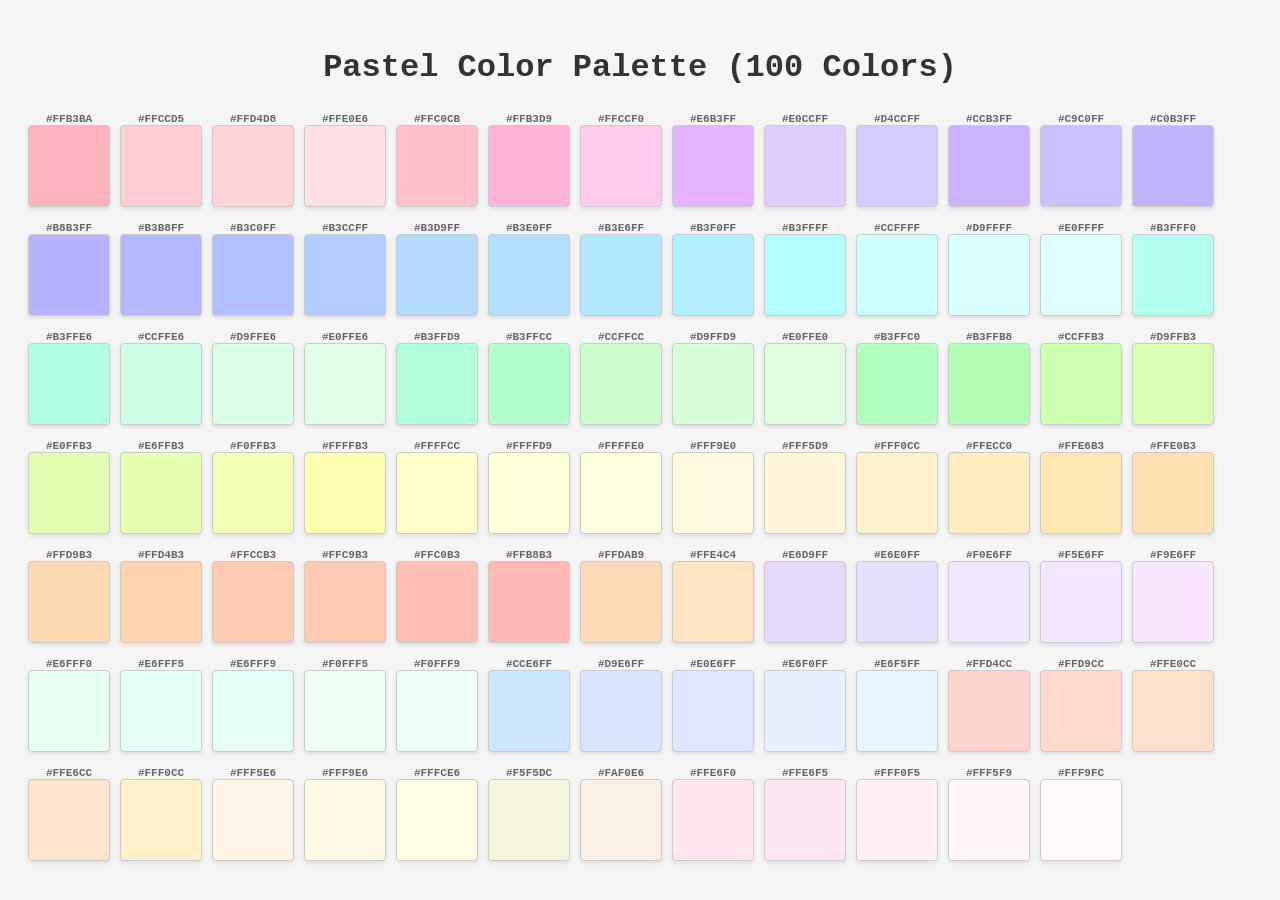
<file: swatch.html>
<!DOCTYPE html>
<html lang="en">
<head>
    <meta charset="UTF-8">
    <meta name="viewport" content="width=device-width, initial-scale=1.0">
    <title>Pastel Color Palette</title>
    <style>
        body {
            font-family: 'Monaco', 'Courier New', monospace;
            padding: 20px;
            background-color: #f5f5f5;
        }
        h1 {
            text-align: center;
            color: #333;
        }
        .container {
            display: flex;
            flex-wrap: wrap;
            gap: 10px;
            justify-content: flex-start;
        }
        .swatch {
            display: flex;
            flex-direction: column;
            align-items: center;
        }
        .color-box {
            width: 80px;
            height: 80px;
            border: 1px solid #ccc;
            border-radius: 4px;
            box-shadow: 0 2px 4px rgba(0,0,0,0.1);
        }
        .color-label {
            margin-top: 5px;
            font-size: 11px;
            color: #666;
            font-weight: bold;
        }
    </style>
</head>
<body>
    <h1>Pastel Color Palette (100 Colors)</h1>
    <div class="container">
        <!-- Pastel Reds/Pinks -->
        <div class="swatch"><div class="color-label">#FFB3BA</div><div class="color-box" style="background-color: #FFB3BA;"></div></div>
        <div class="swatch"><div class="color-label">#FFCCD5</div><div class="color-box" style="background-color: #FFCCD5;"></div></div>
        <div class="swatch"><div class="color-label">#FFD4D8</div><div class="color-box" style="background-color: #FFD4D8;"></div></div>
        <div class="swatch"><div class="color-label">#FFE0E6</div><div class="color-box" style="background-color: #FFE0E6;"></div></div>
        <div class="swatch"><div class="color-label">#FFC0CB</div><div class="color-box" style="background-color: #FFC0CB;"></div></div>
        
        <!-- Pastel Magentas/Purples -->
        <div class="swatch"><div class="color-label">#FFB3D9</div><div class="color-box" style="background-color: #FFB3D9;"></div></div>
        <div class="swatch"><div class="color-label">#FFCCF0</div><div class="color-box" style="background-color: #FFCCF0;"></div></div>
        <div class="swatch"><div class="color-label">#E6B3FF</div><div class="color-box" style="background-color: #E6B3FF;"></div></div>
        <div class="swatch"><div class="color-label">#E0CCFF</div><div class="color-box" style="background-color: #E0CCFF;"></div></div>
        <div class="swatch"><div class="color-label">#D4CCFF</div><div class="color-box" style="background-color: #D4CCFF;"></div></div>
        
        <!-- Pastel Violets -->
        <div class="swatch"><div class="color-label">#CCB3FF</div><div class="color-box" style="background-color: #CCB3FF;"></div></div>
        <div class="swatch"><div class="color-label">#C9C0FF</div><div class="color-box" style="background-color: #C9C0FF;"></div></div>
        <div class="swatch"><div class="color-label">#C0B3FF</div><div class="color-box" style="background-color: #C0B3FF;"></div></div>
        <div class="swatch"><div class="color-label">#B8B3FF</div><div class="color-box" style="background-color: #B8B3FF;"></div></div>
        <div class="swatch"><div class="color-label">#B3B8FF</div><div class="color-box" style="background-color: #B3B8FF;"></div></div>
        
        <!-- Pastel Blues -->
        <div class="swatch"><div class="color-label">#B3C0FF</div><div class="color-box" style="background-color: #B3C0FF;"></div></div>
        <div class="swatch"><div class="color-label">#B3CCFF</div><div class="color-box" style="background-color: #B3CCFF;"></div></div>
        <div class="swatch"><div class="color-label">#B3D9FF</div><div class="color-box" style="background-color: #B3D9FF;"></div></div>
        <div class="swatch"><div class="color-label">#B3E0FF</div><div class="color-box" style="background-color: #B3E0FF;"></div></div>
        <div class="swatch"><div class="color-label">#B3E6FF</div><div class="color-box" style="background-color: #B3E6FF;"></div></div>
        
        <!-- Pastel Cyans -->
        <div class="swatch"><div class="color-label">#B3F0FF</div><div class="color-box" style="background-color: #B3F0FF;"></div></div>
        <div class="swatch"><div class="color-label">#B3FFFF</div><div class="color-box" style="background-color: #B3FFFF;"></div></div>
        <div class="swatch"><div class="color-label">#CCFFFF</div><div class="color-box" style="background-color: #CCFFFF;"></div></div>
        <div class="swatch"><div class="color-label">#D9FFFF</div><div class="color-box" style="background-color: #D9FFFF;"></div></div>
        <div class="swatch"><div class="color-label">#E0FFFF</div><div class="color-box" style="background-color: #E0FFFF;"></div></div>
        
        <!-- Pastel Teals -->
        <div class="swatch"><div class="color-label">#B3FFF0</div><div class="color-box" style="background-color: #B3FFF0;"></div></div>
        <div class="swatch"><div class="color-label">#B3FFE6</div><div class="color-box" style="background-color: #B3FFE6;"></div></div>
        <div class="swatch"><div class="color-label">#CCFFE6</div><div class="color-box" style="background-color: #CCFFE6;"></div></div>
        <div class="swatch"><div class="color-label">#D9FFE6</div><div class="color-box" style="background-color: #D9FFE6;"></div></div>
        <div class="swatch"><div class="color-label">#E0FFE6</div><div class="color-box" style="background-color: #E0FFE6;"></div></div>
        
        <!-- Pastel Greens -->
        <div class="swatch"><div class="color-label">#B3FFD9</div><div class="color-box" style="background-color: #B3FFD9;"></div></div>
        <div class="swatch"><div class="color-label">#B3FFCC</div><div class="color-box" style="background-color: #B3FFCC;"></div></div>
        <div class="swatch"><div class="color-label">#CCFFCC</div><div class="color-box" style="background-color: #CCFFCC;"></div></div>
        <div class="swatch"><div class="color-label">#D9FFD9</div><div class="color-box" style="background-color: #D9FFD9;"></div></div>
        <div class="swatch"><div class="color-label">#E0FFE0</div><div class="color-box" style="background-color: #E0FFE0;"></div></div>
        
        <!-- Pastel Lime Greens -->
        <div class="swatch"><div class="color-label">#B3FFC0</div><div class="color-box" style="background-color: #B3FFC0;"></div></div>
        <div class="swatch"><div class="color-label">#B3FFB8</div><div class="color-box" style="background-color: #B3FFB8;"></div></div>
        <div class="swatch"><div class="color-label">#CCFFB3</div><div class="color-box" style="background-color: #CCFFB3;"></div></div>
        <div class="swatch"><div class="color-label">#D9FFB3</div><div class="color-box" style="background-color: #D9FFB3;"></div></div>
        <div class="swatch"><div class="color-label">#E0FFB3</div><div class="color-box" style="background-color: #E0FFB3;"></div></div>
        
        <!-- Pastel Yellow-Greens -->
        <div class="swatch"><div class="color-label">#E6FFB3</div><div class="color-box" style="background-color: #E6FFB3;"></div></div>
        <div class="swatch"><div class="color-label">#F0FFB3</div><div class="color-box" style="background-color: #F0FFB3;"></div></div>
        <div class="swatch"><div class="color-label">#FFFFB3</div><div class="color-box" style="background-color: #FFFFB3;"></div></div>
        <div class="swatch"><div class="color-label">#FFFFCC</div><div class="color-box" style="background-color: #FFFFCC;"></div></div>
        <div class="swatch"><div class="color-label">#FFFFD9</div><div class="color-box" style="background-color: #FFFFD9;"></div></div>
        
        <!-- Pastel Yellows -->
        <div class="swatch"><div class="color-label">#FFFFE0</div><div class="color-box" style="background-color: #FFFFE0;"></div></div>
        <div class="swatch"><div class="color-label">#FFF9E0</div><div class="color-box" style="background-color: #FFF9E0;"></div></div>
        <div class="swatch"><div class="color-label">#FFF5D9</div><div class="color-box" style="background-color: #FFF5D9;"></div></div>
        <div class="swatch"><div class="color-label">#FFF0CC</div><div class="color-box" style="background-color: #FFF0CC;"></div></div>
        <div class="swatch"><div class="color-label">#FFECC0</div><div class="color-box" style="background-color: #FFECC0;"></div></div>

        <!-- Pastel Oranges -->
        <div class="swatch"><div class="color-label">#FFE6B3</div><div class="color-box" style="background-color: #FFE6B3;"></div></div>
        <div class="swatch"><div class="color-label">#FFE0B3</div><div class="color-box" style="background-color: #FFE0B3;"></div></div>
        <div class="swatch"><div class="color-label">#FFD9B3</div><div class="color-box" style="background-color: #FFD9B3;"></div></div>
        <div class="swatch"><div class="color-label">#FFD4B3</div><div class="color-box" style="background-color: #FFD4B3;"></div></div>
        <div class="swatch"><div class="color-label">#FFCCB3</div><div class="color-box" style="background-color: #FFCCB3;"></div></div>

        <!-- Pastel Peaches -->
        <div class="swatch"><div class="color-label">#FFC9B3</div><div class="color-box" style="background-color: #FFC9B3;"></div></div>
        <div class="swatch"><div class="color-label">#FFC0B3</div><div class="color-box" style="background-color: #FFC0B3;"></div></div>
        <div class="swatch"><div class="color-label">#FFB8B3</div><div class="color-box" style="background-color: #FFB8B3;"></div></div>
        <div class="swatch"><div class="color-label">#FFDAB9</div><div class="color-box" style="background-color: #FFDAB9;"></div></div>
        <div class="swatch"><div class="color-label">#FFE4C4</div><div class="color-box" style="background-color: #FFE4C4;"></div></div>

        <!-- Pastel Lavenders -->
        <div class="swatch"><div class="color-label">#E6D9FF</div><div class="color-box" style="background-color: #E6D9FF;"></div></div>
        <div class="swatch"><div class="color-label">#E6E0FF</div><div class="color-box" style="background-color: #E6E0FF;"></div></div>
        <div class="swatch"><div class="color-label">#F0E6FF</div><div class="color-box" style="background-color: #F0E6FF;"></div></div>
        <div class="swatch"><div class="color-label">#F5E6FF</div><div class="color-box" style="background-color: #F5E6FF;"></div></div>
        <div class="swatch"><div class="color-label">#F9E6FF</div><div class="color-box" style="background-color: #F9E6FF;"></div></div>

        <!-- Pastel Mints -->
        <div class="swatch"><div class="color-label">#E6FFF0</div><div class="color-box" style="background-color: #E6FFF0;"></div></div>
        <div class="swatch"><div class="color-label">#E6FFF5</div><div class="color-box" style="background-color: #E6FFF5;"></div></div>
        <div class="swatch"><div class="color-label">#E6FFF9</div><div class="color-box" style="background-color: #E6FFF9;"></div></div>
        <div class="swatch"><div class="color-label">#F0FFF5</div><div class="color-box" style="background-color: #F0FFF5;"></div></div>
        <div class="swatch"><div class="color-label">#F0FFF9</div><div class="color-box" style="background-color: #F0FFF9;"></div></div>

        <!-- Pastel Sky Blues -->
        <div class="swatch"><div class="color-label">#CCE6FF</div><div class="color-box" style="background-color: #CCE6FF;"></div></div>
        <div class="swatch"><div class="color-label">#D9E6FF</div><div class="color-box" style="background-color: #D9E6FF;"></div></div>
        <div class="swatch"><div class="color-label">#E0E6FF</div><div class="color-box" style="background-color: #E0E6FF;"></div></div>
        <div class="swatch"><div class="color-label">#E6F0FF</div><div class="color-box" style="background-color: #E6F0FF;"></div></div>
        <div class="swatch"><div class="color-label">#E6F5FF</div><div class="color-box" style="background-color: #E6F5FF;"></div></div>

        <!-- Pastel Corals -->
        <div class="swatch"><div class="color-label">#FFD4CC</div><div class="color-box" style="background-color: #FFD4CC;"></div></div>
        <div class="swatch"><div class="color-label">#FFD9CC</div><div class="color-box" style="background-color: #FFD9CC;"></div></div>
        <div class="swatch"><div class="color-label">#FFE0CC</div><div class="color-box" style="background-color: #FFE0CC;"></div></div>
        <div class="swatch"><div class="color-label">#FFE6CC</div><div class="color-box" style="background-color: #FFE6CC;"></div></div>
        <div class="swatch"><div class="color-label">#FFF0CC</div><div class="color-box" style="background-color: #FFF0CC;"></div></div>

        <!-- Pastel Beiges -->
        <div class="swatch"><div class="color-label">#FFF5E6</div><div class="color-box" style="background-color: #FFF5E6;"></div></div>
        <div class="swatch"><div class="color-label">#FFF9E6</div><div class="color-box" style="background-color: #FFF9E6;"></div></div>
        <div class="swatch"><div class="color-label">#FFFCE6</div><div class="color-box" style="background-color: #FFFCE6;"></div></div>
        <div class="swatch"><div class="color-label">#F5F5DC</div><div class="color-box" style="background-color: #F5F5DC;"></div></div>
        <div class="swatch"><div class="color-label">#FAF0E6</div><div class="color-box" style="background-color: #FAF0E6;"></div></div>

        <!-- Pastel Roses -->
        <div class="swatch"><div class="color-label">#FFE6F0</div><div class="color-box" style="background-color: #FFE6F0;"></div></div>
        <div class="swatch"><div class="color-label">#FFE6F5</div><div class="color-box" style="background-color: #FFE6F5;"></div></div>
        <div class="swatch"><div class="color-label">#FFF0F5</div><div class="color-box" style="background-color: #FFF0F5;"></div></div>
        <div class="swatch"><div class="color-label">#FFF5F9</div><div class="color-box" style="background-color: #FFF5F9;"></div></div>
        <div class="swatch"><div class="color-label">#FFF9FC</div><div class="color-box" style="background-color: #FFF9FC;"></div></div>
    </div>
</body>
</html>
</file>
